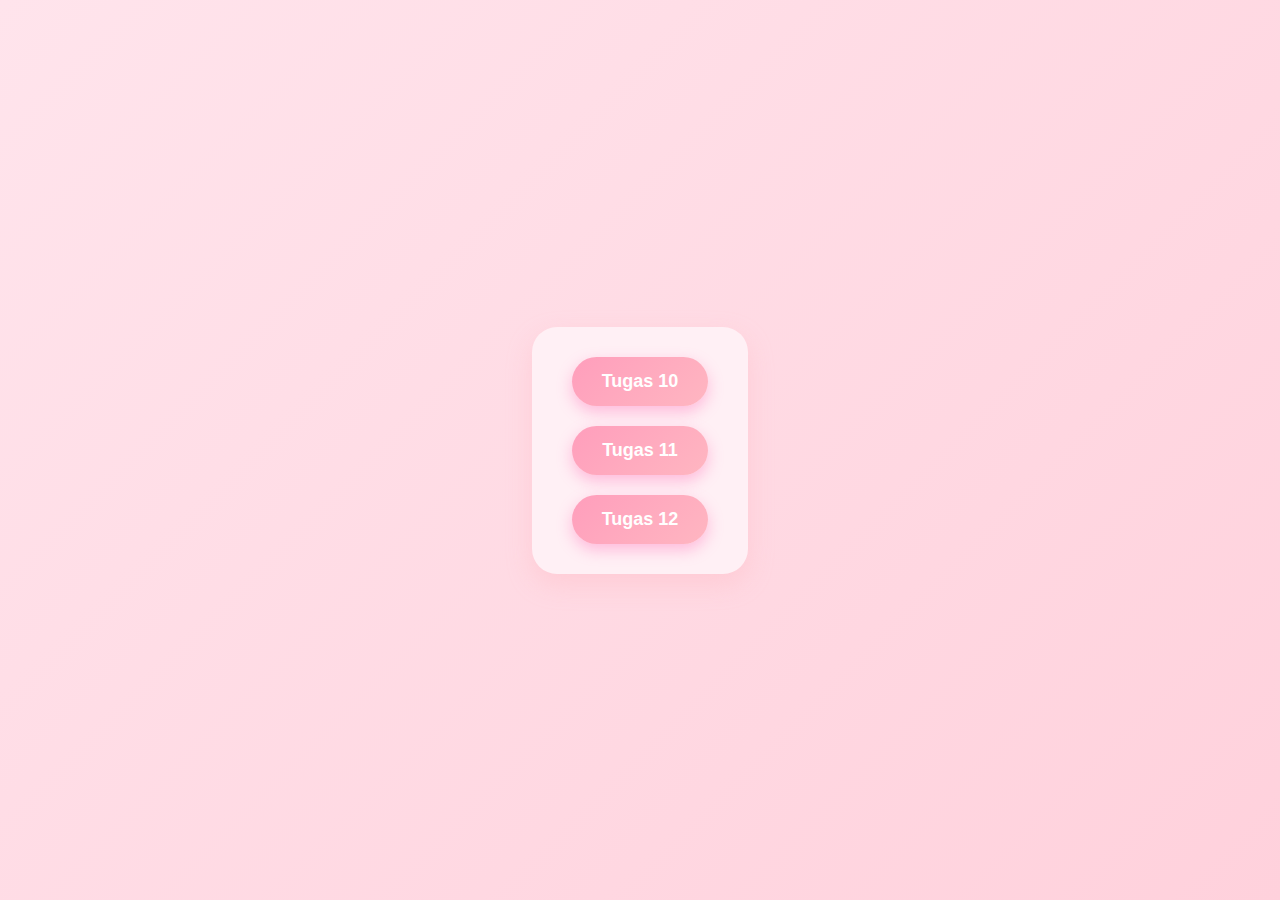
<file: Kumpulan_Tugas/kumpulan_tugas.html>
<!DOCTYPE html>
<html lang="id">
<head>
    <meta charset="UTF-8">
    <title>Daftar Tugas</title>

    <style>
        .cta-button {
            color: purple !important;
        }
    </style>

    <link rel="stylesheet" href="Style_tugas.css">
</head>
<body>

  
    <div class="menu-tugas" >
        <a href="Tugas_10/tugas10.html" class="cta-button">
            Tugas 10
        </a>


   
        <a href="Tugas_11/tugas11.html" class="cta-button">
            Tugas 11
        </a>

        <a href="Tugas_12/tugas12.html" class="cta-button">
            Tugas 12
        </a>
    </div>

</body>
</html>
</file>
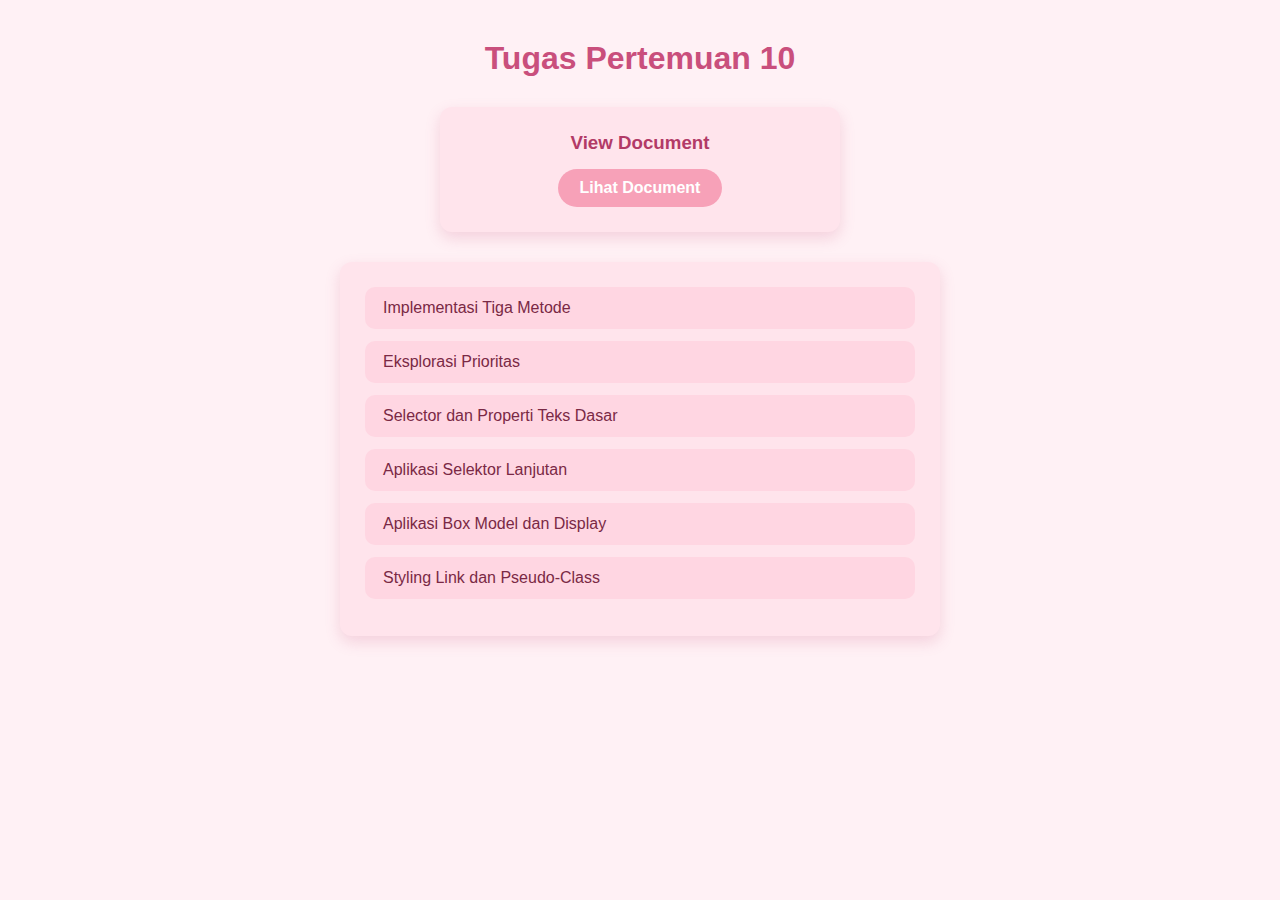
<file: Kumpulan_Tugas/Tugas_10/tugas10.html>
<!DOCTYPE html>
<html lang="en">
<head>
    <meta charset="UTF-8">
    <meta name="viewport" content="width=device-width, initial-scale=1.0">
    <title>document</title>
    <link rel="stylesheet" href="tugas10.css">

    <!-- HUBUNGKAN CSS -->
</head>
<body>

    <h1>Tugas Pertemuan 10</h1>

    <div class="document">
        <h3>View Document</h3>
        <a class="btn" href="https://docs.google.com/document/d/1qzBsoymyjqieAvWFXbb2pf6eRsBvnYIL/edit?usp=sharing&ouid=104133396719183131127&rtpof=true&sd=true" target="_blank">
            Lihat Document
        </a>
    </div>

    <div class="list">
        <ul>
            <li>
                <a href="Tugas/tugas1.html">
                    Implementasi Tiga Metode
                </a>
            </li>
            <li>
                <a href="Tugas/tugas2.html">
                    Eksplorasi Prioritas
                </a>
            </li>
            <li>
                <a href="Tugas/tugas3.html">
                    Selector dan Properti Teks Dasar
                </a>
            </li>
            <li>
                <a href="Tugas/tugas4.html">
                    Aplikasi Selektor Lanjutan
                </a>
            </li>
            <li>
                <a href="Tugas/tugas5.html">
                    Aplikasi Box Model dan Display
                </a>
            </li>
            <li>
                <a href="Tugas/tugas6.html">
                    Styling Link dan Pseudo-Class
                </a>
            </li>
        </ul>
    </div>
</body>
</html>
</file>
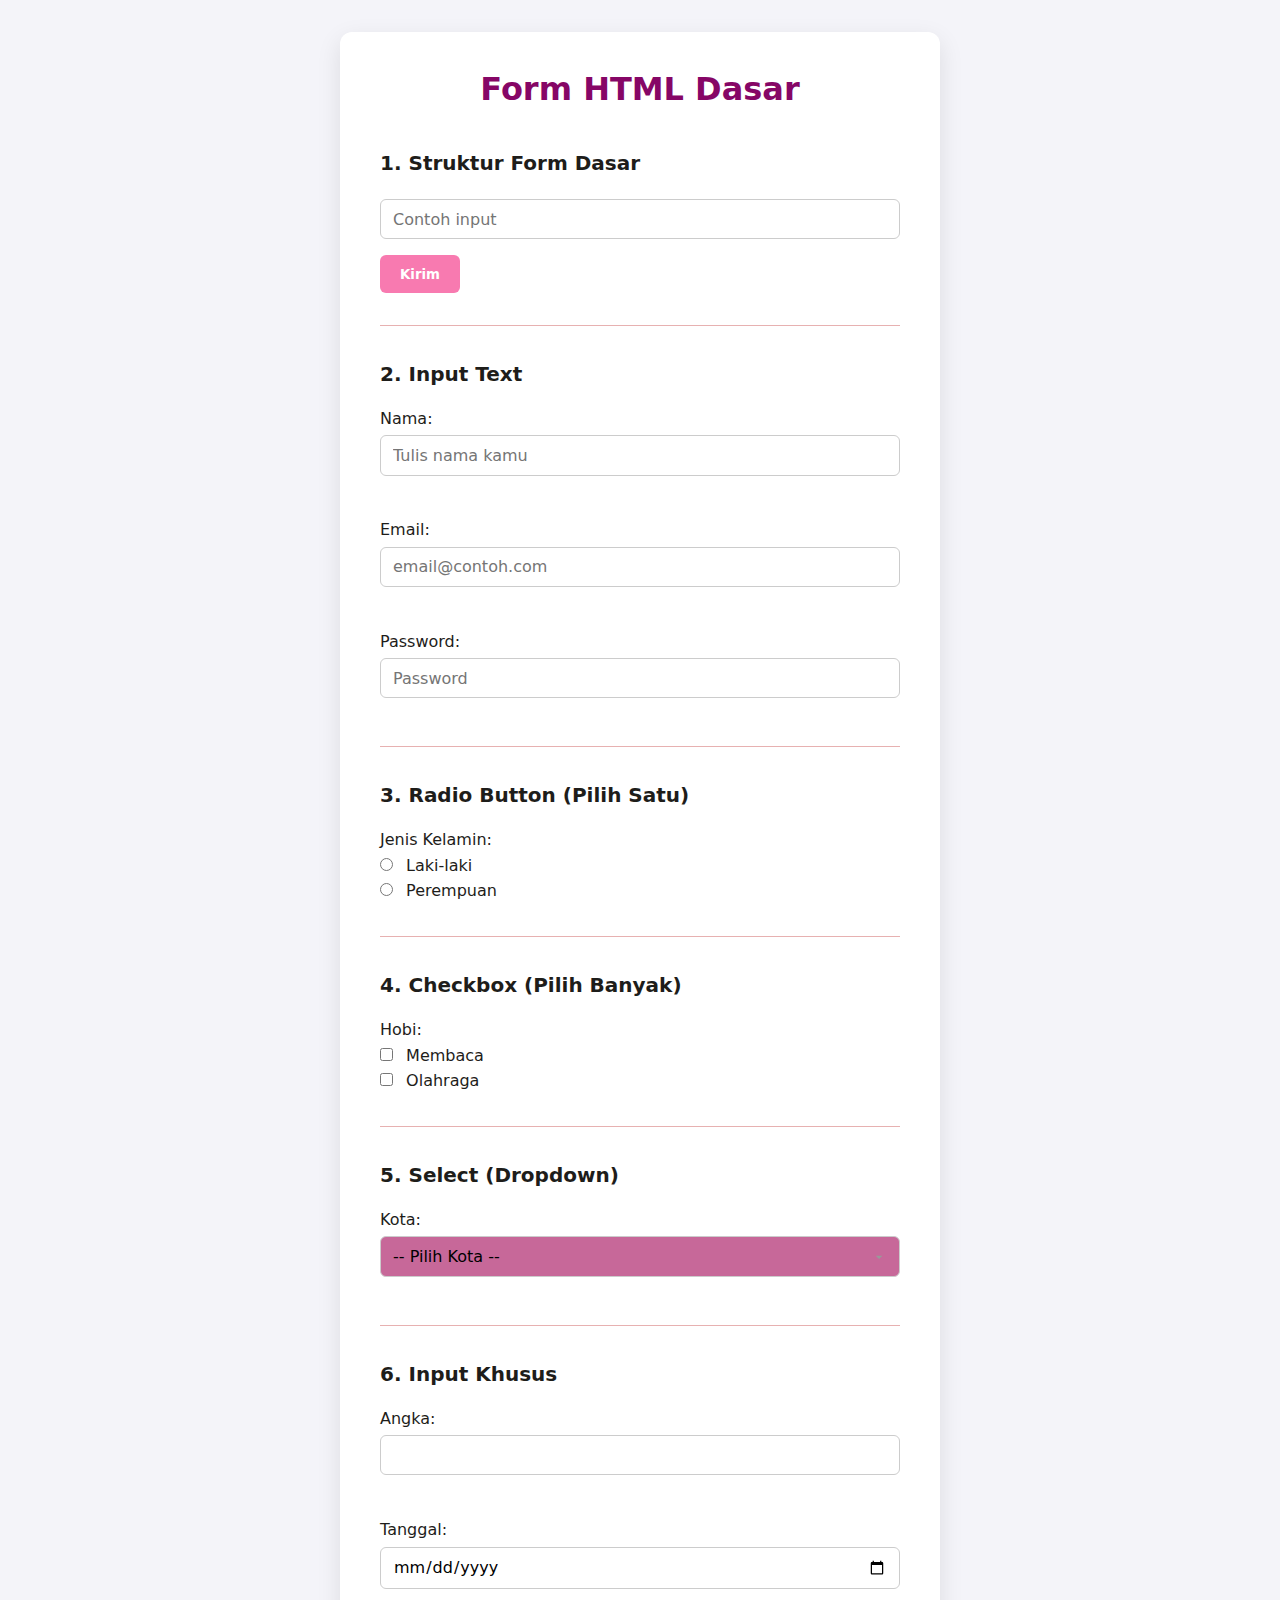
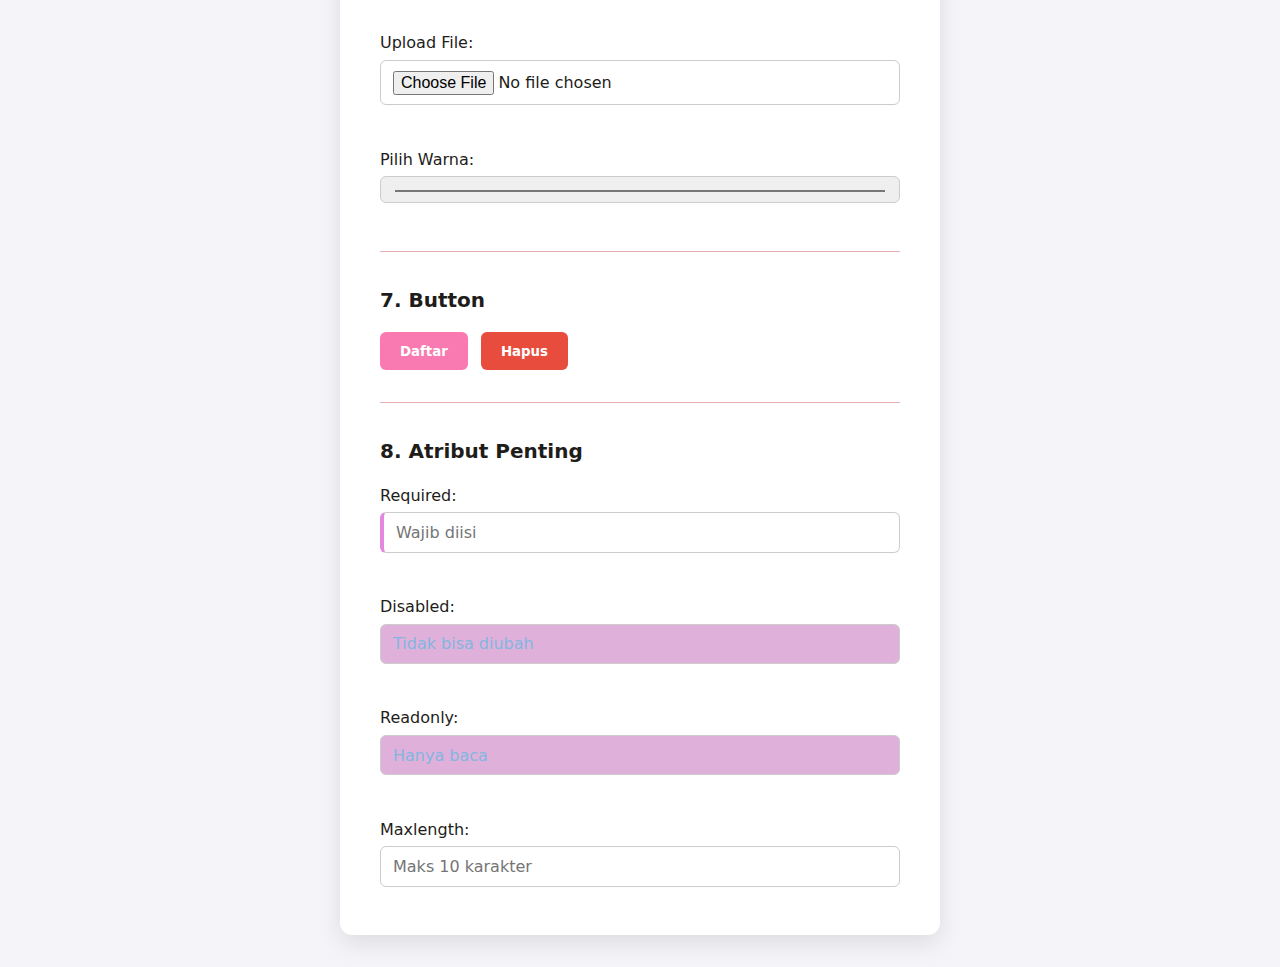
<file: Kumpulan_Tugas/Tugas_11/tugas11.html>
<!DOCTYPE html>
<html lang="id">

<head>
    <meta charset="UTF-8">
    <meta name="viewport" content="width=device-width, initial-scale=1.0">
    <title>Form HTML Dasar</title>
    <link rel="stylesheet" href="tugas11.css">
</head>

<body>
   <div class="form-container">
    <h1>Form HTML Dasar</h1>

    <!-- STRUKTUR FORM DASAR -->
    <h2>1. Struktur Form Dasar</h2>

    <form>
        <input type="text" placeholder="Contoh input">
        <button type="submit">Kirim</button>
    </form>

    <hr>

    <!-- INPUT TEXT -->
    <h2>2. Input Text</h2>

    <label for="nama">Nama:</label><br>
    <input type="text" id="nama" placeholder="Tulis nama kamu">

    <br><br>

    <label>Email:</label><br>
    <input type="email" placeholder="email@contoh.com">

    <br><br>

    <label>Password:</label><br>
    <input type="password" placeholder="Password">

    <hr>

    <!-- RADIO BUTTON -->
    <h2>3. Radio Button (Pilih Satu)</h2>

    <p>Jenis Kelamin:</p>

    <input type="radio" id="pria" name="gender" value="laki-laki">
    <label for="pria">Laki-laki</label><br>

    <input type="radio" id="wanita" name="gender" value="perempuan">
    <label for="wanita">Perempuan</label>

    <hr>

    <!-- CHECKBOX -->
    <h2>4. Checkbox (Pilih Banyak)</h2>

    <p>Hobi:</p>

    <input type="checkbox" id="baca" name="hobi" value="membaca">
    <label for="baca">Membaca</label><br>

    <input type="checkbox" id="olahraga" name="hobi" value="olahraga">
    <label for="olahraga">Olahraga</label>

    <hr>

    <!-- SELECT / DROPDOWN -->
    <h2>5. Select (Dropdown)</h2>

    <label for="kota">Kota:</label><br>
    <select id="kota" name="kota">
    <option value="">-- Pilih Kota --</option>
    <option value="jakarta">Jakarta</option>
    <option value="bandung">Bandung</option>
    <option value="surabaya">Surabaya</option>
  </select>

    <hr>

    <!-- INPUT KHUSUS -->

    <h2>6. Input Khusus</h2>

    <label>Angka:</label><br>
    <input type="number" min="1" max="100" step="1">

    <br><br>

    <label>Tanggal:</label><br>
    <input type="date">

    <br><br>

    <label>Upload File:</label><br>
    <input type="file" accept=".jpg,.png,.pdf">

    <br><br>

    <label>Pilih Warna:</label><br>
    <input type="color" value="#3498db">

    <hr>

    <!-- BUTTON -->
    <h2>7. Button</h2>

    <button type="submit">Daftar</button>
    <button type="reset">Hapus</button>

    <hr>

    <!-- 8. ATRIBUT PENTING -->
    <h2>8. Atribut Penting</h2>

    <label>Required:</label><br>
    <input type="text" required placeholder="Wajib diisi">

    <br><br>

    <label>Disabled:</label><br>
    <input type="text" disabled value="Tidak bisa diubah">

    <br><br>

    <label>Readonly:</label><br>
    <input type="text" readonly value="Hanya baca">

    <br><br>

    <label>Maxlength:</label><br>
    <input type="text" maxlength="10" placeholder="Maks 10 karakter">
</div> 
</body>

</html>
</file>
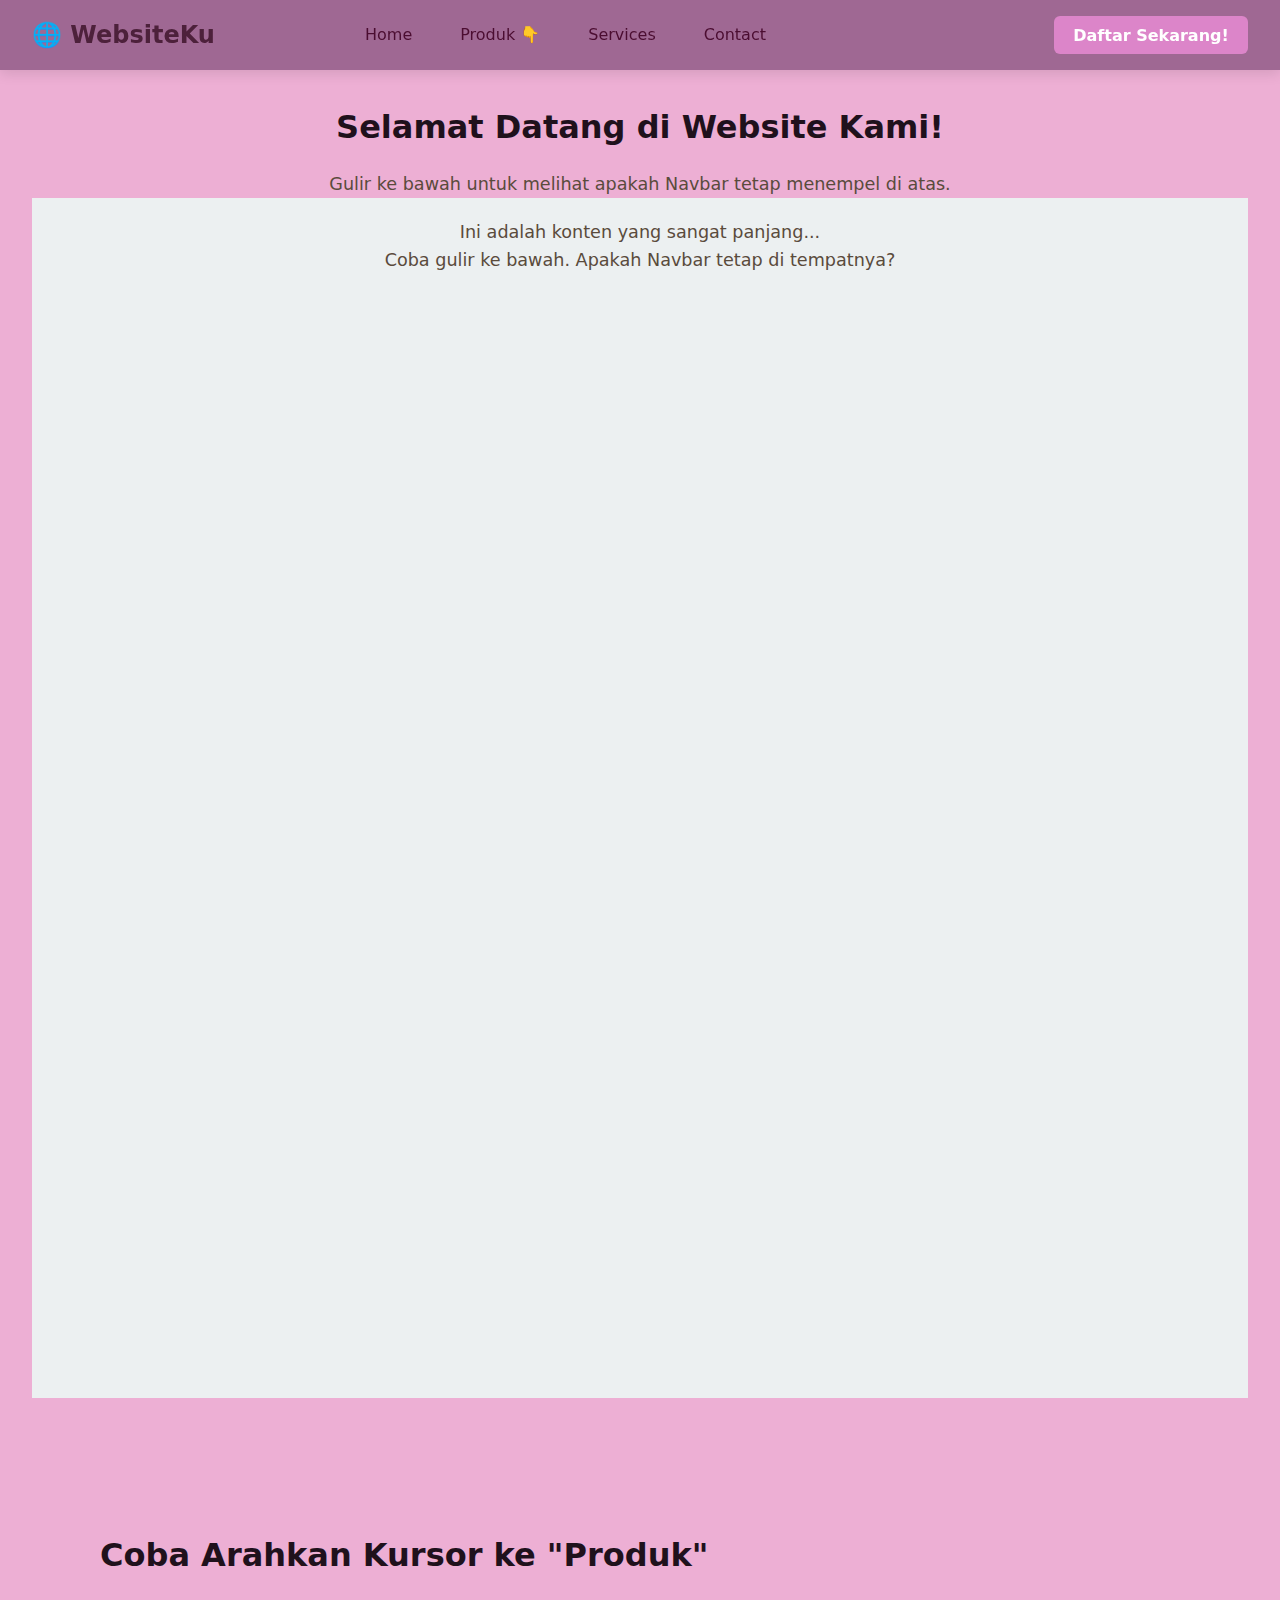
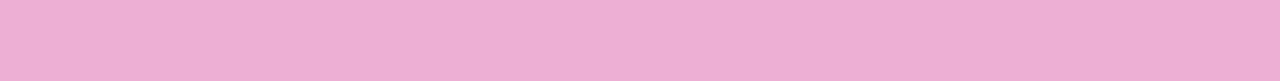
<file: Kumpulan_Tugas/Tugas_12/tugas12.html>
<!DOCTYPE html>
<html lang="id">
<head>
    <meta charset="UTF-8">
    <meta name="viewport" content="width=device-width, initial-scale=1.0">
    <title>Home Page</title>
    
    <link rel="stylesheet" href="tugas12.css"> 
</head>
<body>

    <nav class="navbar">
        <div class="logo">
            <a href="#">🌐 WebsiteKu</a>
        </div>
        
        <ul class="main-menu">
            <li><a href="#">Home</a></li>
            
            <li class="dropdown-parent">
                <a href="#">Produk 👇</a>
                
                <ul class="submenu">
                    <li><a href="#">Kategori A</a></li>
                    <li><a href="#">Kategori B</a></li>
                    <li><a href="#">Kategori C</a></li>
                </ul>
            </li>
            
            <li><a href="#">Services</a></li>
            <li><a href="#">Contact</a></li>
        </ul>
        <ul class="main-menu">
        </ul>
    
    <div class="nav-cta">
        <a href="#daftar" class="cta-button">
            Daftar Sekarang!
        </a>
    </div>

    </nav>
      <main>
        <h1>Selamat Datang di Website Kami!</h1>
        <p>Gulir ke bawah untuk melihat apakah Navbar tetap menempel di atas.</p>
        
        <div style="height: 1200px; background-color: #ecf0f1; padding: 20px;">
            <p>Ini adalah konten yang sangat panjang...</p>
            <p>Coba gulir ke bawah. Apakah Navbar tetap di tempatnya?</p>
        </div>
    </main>

    <div style="padding: 100px;">
        <h1>Coba Arahkan Kursor ke "Produk"</h1>
    </div>

</body>
</html>
</file>
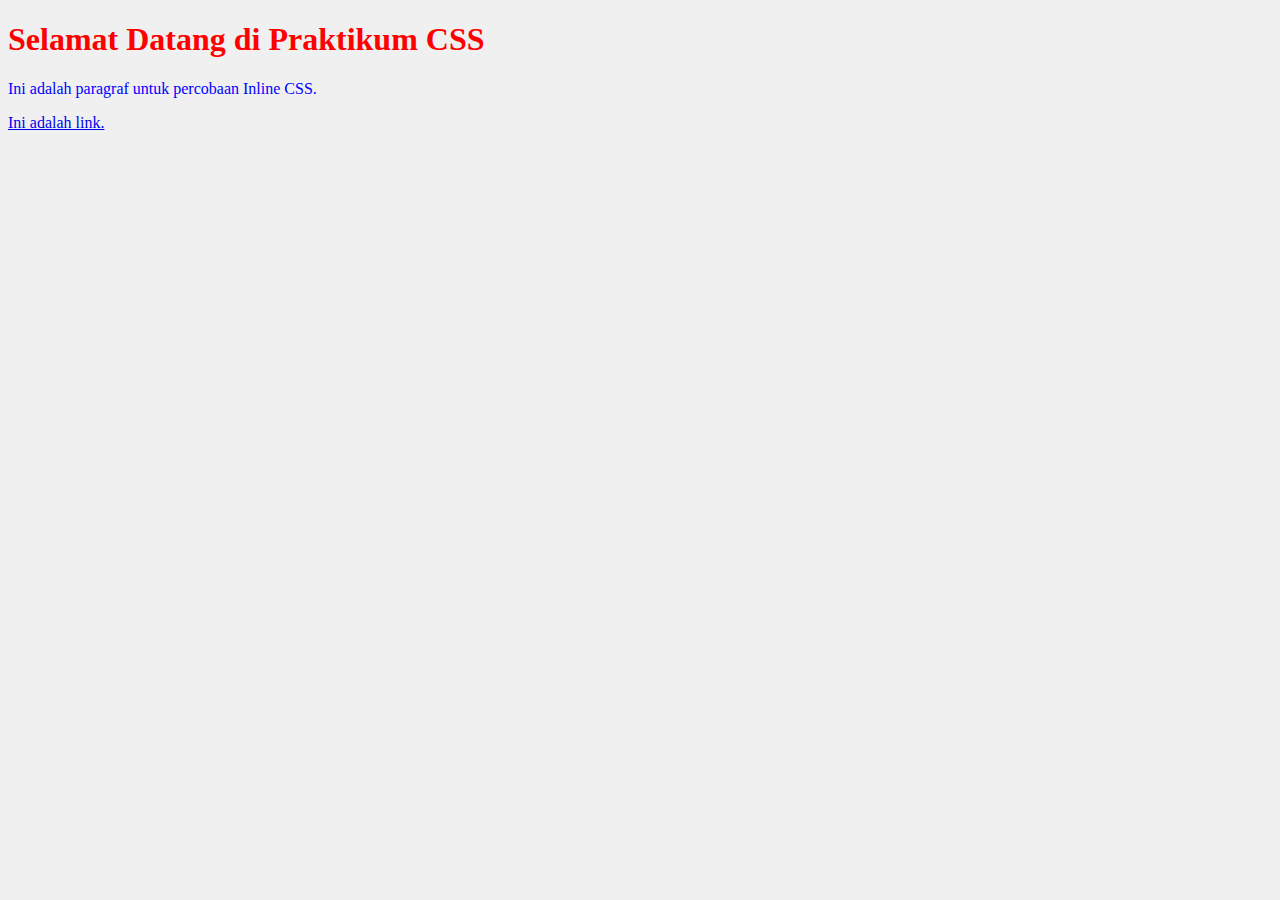
<file: Kumpulan_Tugas/Tugas_10/Tugas/tugas1.html>
<!DOCTYPE html>
<html lang="id">

<head>
    <meta charset="UTF-8">
    <meta name="viewport" content="width=device-width, initial-scale=1.0">
    <title>Sesi 1: The Cascade</title>
    <style>
        body {
            background-color: #f0f0f0;
        }
    </style>
    <link rel="stylesheet" href="css/tugas1.css">
</head>

<body>
    <h1>Selamat Datang di Praktikum CSS</h1>
    <p style="color: blue;">Ini adalah paragraf untuk percobaan Inline CSS.</p>
    <a href="#">Ini adalah link.</a>
</body>

</html>
</file>
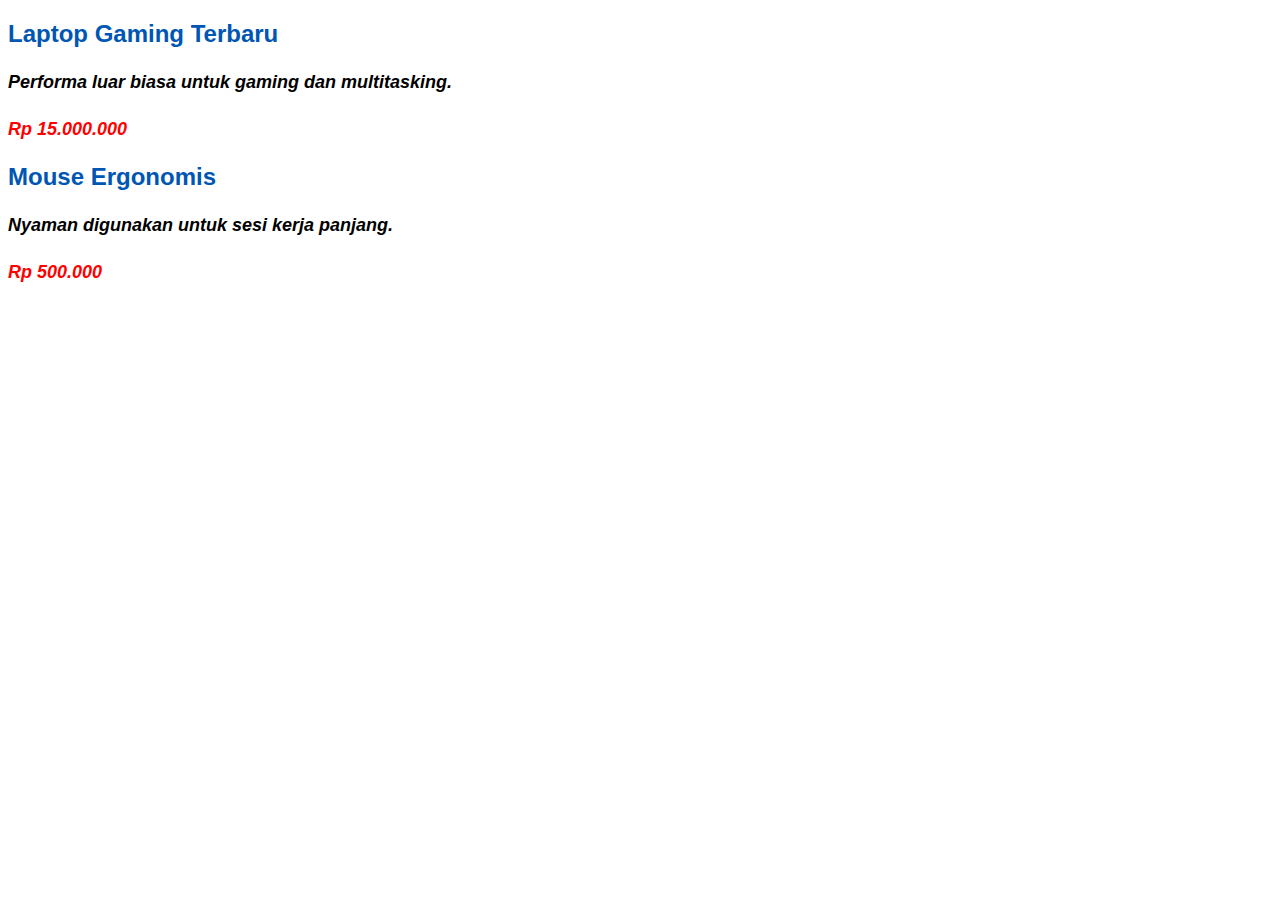
<file: Kumpulan_Tugas/Tugas_10/Tugas/tugas3.html>
<!DOCTYPE html>
<html lang="id">
<head>
    <meta charset="UTF-8">
    <title>Sesi 2: Selector dan Teks</title>
    <link rel="stylesheet" href="css/tugas3.css"> 
</head>
<body>
    <div class="product-card">
    <h2>Laptop Gaming Terbaru</h2>
    <p>Performa luar biasa untuk gaming dan multitasking.</p>
    <p class="price" id="diskon">Rp 15.000.000</p>
</div>
<div class="product-card">
    <h2>Mouse Ergonomis</h2>
    <p>Nyaman digunakan untuk sesi kerja panjang.</p>
    <p class="price">Rp 500.000</p>
</div>

</body>
</html>
</file>
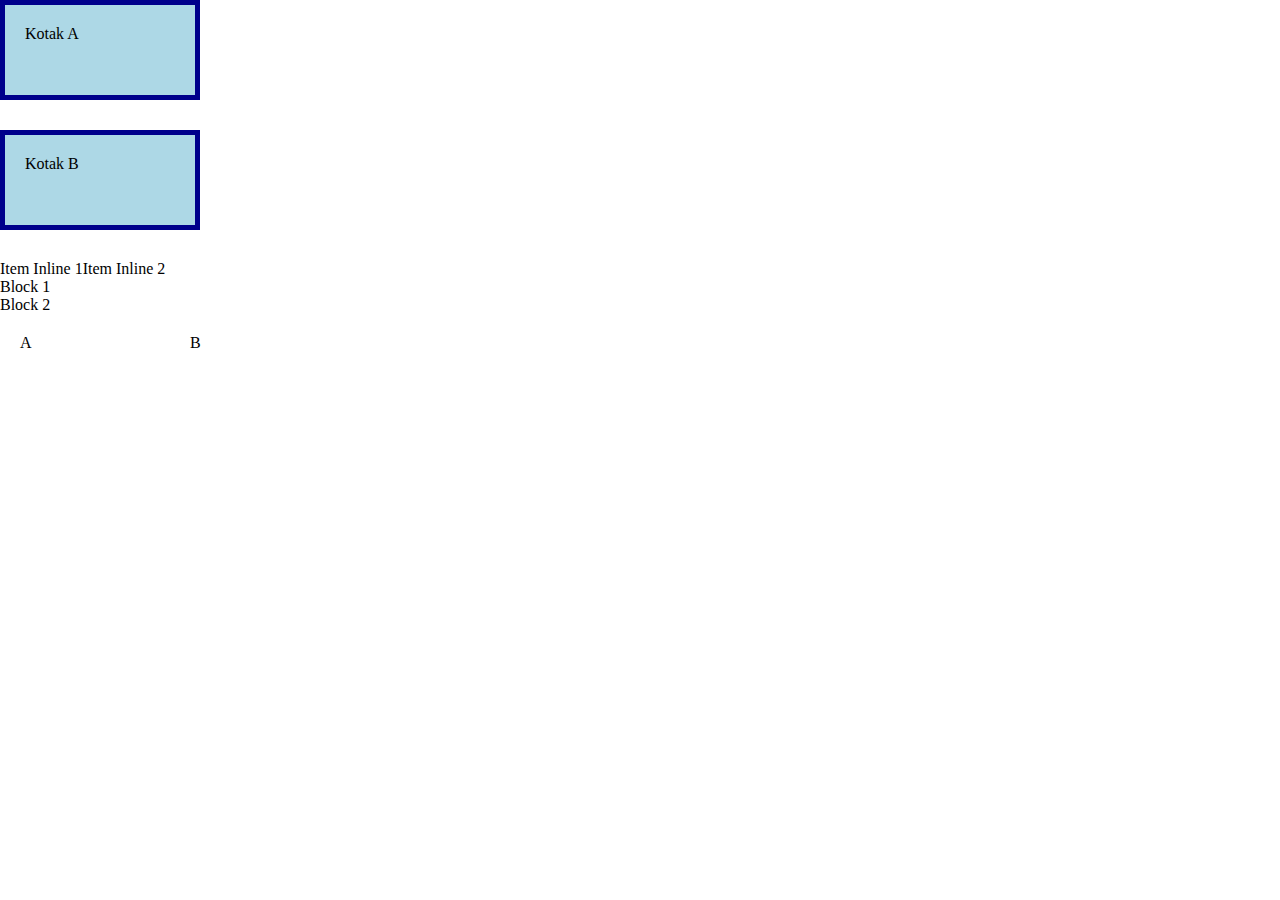
<file: Kumpulan_Tugas/Tugas_10/Tugas/tugas4.html>
<!DOCTYPE html>
<html lang="en">
<head>
    <meta charset="UTF-8">
    <meta name="viewport" content="width=device-width, initial-scale=1.0">
    <title>Document</title>
    <link rel="stylesheet" href="css/tugas4.css">
</head>
<body>
  <div class="box">Kotak A</div><div class="box">Kotak B</div> 
 <span>Item Inline 1</span><span>Item Inline 2</span><div>Block 1</div><div>Block 2</div>
 <div class="inline-box">A</div><div class="inline-box">B</div>
</body>
</html>
</file>
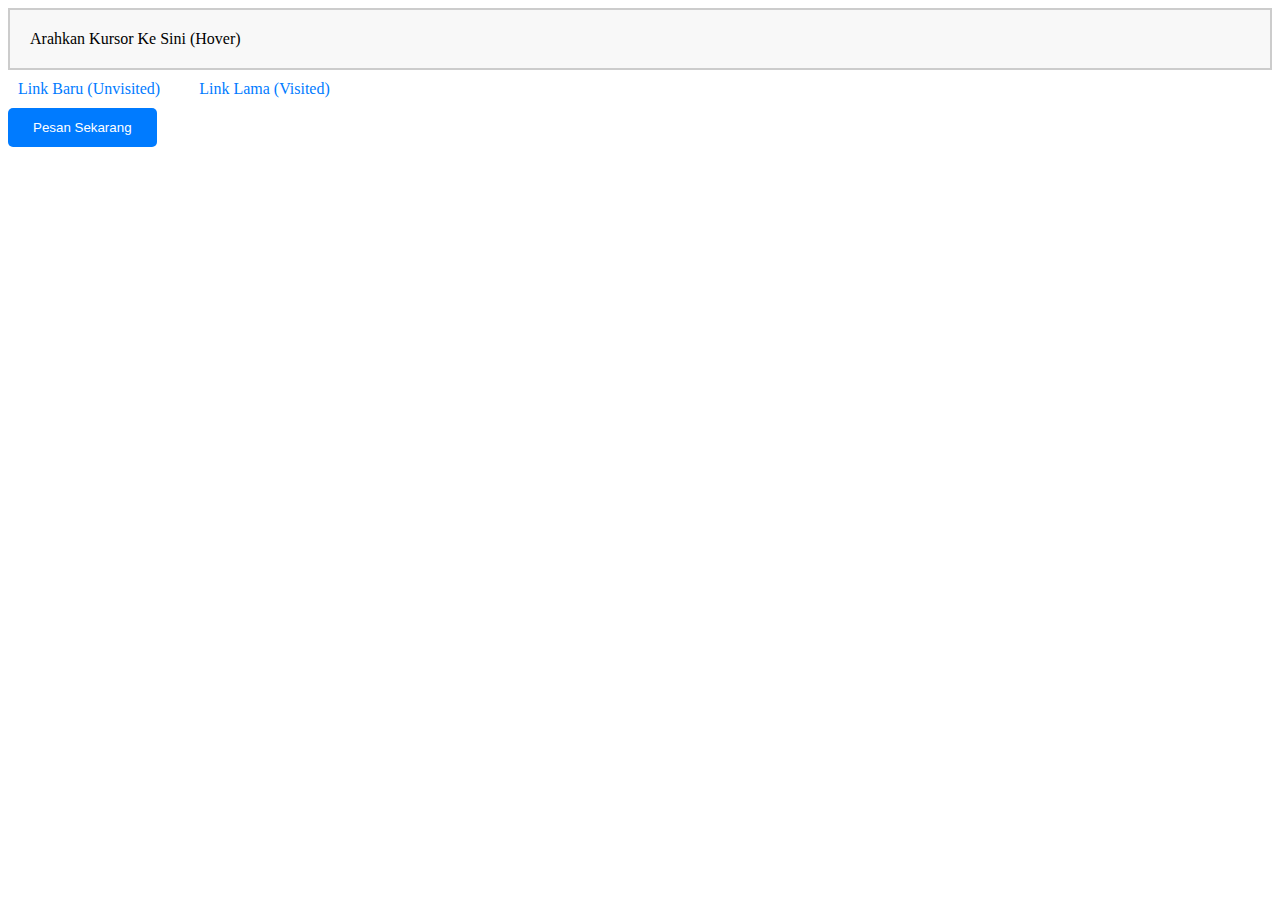
<file: Kumpulan_Tugas/Tugas_10/Tugas/tugas6.html>
<!DOCTYPE html>
<html lang="en">
<head>
    <meta charset="UTF-8">
    <meta name="viewport" content="width=device-width, initial-scale=1.0">
    <title>Document</title>
    <link rel="stylesheet" href="css/tugas6.css">
</head>
<body>
    <div class="interaktif-box">Arahkan Kursor Ke Sini (Hover)</div>
<div class="link-container">
    <a href="https://example.com/new" class="nav-link">Link Baru (Unvisited)</a>
    <a href="#" class="nav-link">Link Lama (Visited)</a>
</div>
<button class="cta-button">Pesan Sekarang</button>
</body>
</html>
</file>
<file: Kumpulan_Tugas/Tugas_12/tugas12.css>
* {
  margin: 0;
  padding: 0;
  box-sizing: border-box;
  font-family: 'Inter', system-ui, -apple-system, 'Segoe UI', Roboto, 'Helvetica Neue', Arial, sans-serif;
}

body {
  background-color: #edafd4; /* coklat susu lembut */
  color: #1f111c; /* teks coklat tua */
  line-height: 1.6;
}

/* ===== Navbar ===== */
.navbar {
  display: flex;
  align-items: center;
  justify-content: space-between;
  background-color: #9f6893; /* coklat susu */
  padding: 1rem 2rem;
  position: sticky;
  top: 0;
  z-index: 100;
  box-shadow: 0 4px 12px rgba(0,0,0,0.1);
}

.navbar .logo a {
  text-decoration: none;
  color: #4d213b;
  font-size: 1.5rem;
  font-weight: bold;
}

/* ===== Menu Utama ===== */
.main-menu {
  list-style: none;
  display: flex;
  align-items: center;
  gap: 1.5rem;
}

.main-menu li a {
  text-decoration: none;
  color: #4b0d31;
  padding: 0.5rem 0.75rem;
  transition: background-color 0.3s ease, color 0.3s ease;
  border-radius: 6px;
}

.main-menu li a:hover {
  background-color: #ab76ab;
  color: #fff;
}

/* ===== Dropdown ===== */
.dropdown-parent {
  position: relative;
}

.submenu {
  list-style: none;
  position: absolute;
  top: 100%;
  left: 0;
  background-color: #f97ef9;
  display: none;
  min-width: 150px;
  border-radius: 6px;
  box-shadow: 0 4px 10px rgba(0,0,0,0.1);
  z-index: 10;
}

.submenu li a {
  display: block;
  padding: 0.5rem 1rem;
  color: #350c27;
}

.submenu li a:hover {
  background-color: #ffb8fb;
  color: #fff;
}

.dropdown-parent:hover .submenu {
  display: block;
}

/* ===== CTA Button ===== */
.nav-cta .cta-button {
  background-color: #dc85c9; /* coklat hangat */
  color: #fff;
  padding: 0.6rem 1.2rem;
  border-radius: 6px;
  text-decoration: none;
  font-weight: bold;
  transition: background-color 0.3s ease, transform 0.2s ease;
}

.nav-cta .cta-button:hover {
  background-color: #9e6235;
  transform: translateY(-2px);
}

/* ===== Main Content ===== */
main {
  padding: 2rem;
  text-align: center;
}

main h1 {
  font-size: 2rem;
  margin-bottom: 1rem;
}

main p {
  font-size: 1.1rem;
  color: #5a4b3c;
}

/* ===== Responsif ===== */
@media (max-width: 768px) {
  .navbar {
    flex-direction: column;
    align-items: flex-start;
  }

  .main-menu {
    flex-direction: column;
    gap: 0.5rem;
    width: 100%;
  }

  .nav-cta {
    margin-top: 1rem;
  }

  .submenu {
    position: static;
    box-shadow: none;
    width: 100%;
  }

  .dropdown-parent:hover .submenu {
    display: block;
  }
}
</file>
<file: Kumpulan_Tugas/Tugas_10/Tugas/css/tugas1.css>
h1 {
    color: red;
}
</file>
<file: Kumpulan_Tugas/Tugas_10/Tugas/css/tugas3.css>
p { font-size: 18px; line-height: 1.6; } 
.highlight { background-color: yellow; color: #333; } 
 #main-title { border-bottom: 2px solid #000; } 
 body { font-family: Arial, sans-serif; } 
 h1 { text-align: center; } 
 p:not(.highlight) { font-weight: bold; font-style: italic; } 
 a { text-decoration: none; } 
 .product-card h2 { color: #0056b3; } 
.price { color: red; font-weight: bold; }
</file>
<file: Kumpulan_Tugas/Tugas_10/Tugas/css/tugas6.css>
.nav-link { text-decoration: none; padding: 10px; margin-right: 15px; display: inline-block; } 
.nav-link:link { color: #007bff; } 
.nav-link:visited { color: #6c757d; } 
.nav-link:hover { background-color: yellow; color: black; } 
.nav-link:active { color: #dc3545; } 
 .interaktif-box { padding: 20px; border: 2px solid #ccc; background-color: #f8f8f8; cursor: pointer; transition: 0.3s; /* Efek transisi halus */ } 
 .interaktif-box:hover { border-color: green; box-shadow: 0 4px 8px rgba(0, 0, 0, 0.1); } 
.cta-button { background-color: #007bff; color: white; padding: 12px 25px; border: none; border-radius: 5px; cursor: pointer; } 
.cta-button:hover { background-color: #0056b3; } 
.cta-button:active { background-color: #003c80; transform: translateY(2px); }
</file>
<file: Kumpulan_Tugas/Style_tugas.css>
/* Reset dasar */
* {
    margin: 0;
    padding: 0;
    box-sizing: border-box;
    font-family: "Poppins", Arial, sans-serif;
}

/* Background halaman */
body {
    min-height: 100vh;
    background: linear-gradient(135deg, #ffe4ec, #ffd1dc);
    display: flex;
    justify-content: center;
    align-items: center;
}

/* Container menu */
.menu-tugas {
    background-color: #fff0f5;
    padding: 30px 40px;
    border-radius: 25px;
    box-shadow: 0 10px 25px rgba(255, 182, 193, 0.4);
    display: flex;
    flex-direction: column;
    gap: 20px;
}

/* Tombol tugas */
.cta-button {
    text-decoration: none;
    background: linear-gradient(135deg, #ff9ebc, #ffb6c1);
    color: #ffffff !important;
    padding: 14px 30px;
    border-radius: 30px;
    font-size: 18px;
    font-weight: 600;
    text-align: center;
    transition: all 0.3s ease;
    box-shadow: 0 6px 15px rgba(255, 105, 180, 0.4);
}

/* Hover effect */
.cta-button:hover {
    background: linear-gradient(135deg, #ff85a2, #ff9ebc);
    transform: translateY(-4px) scale(1.03);
    box-shadow: 0 10px 20px rgba(255, 105, 180, 0.5);
}

/* Active (saat diklik) */
.cta-button:active {
    transform: scale(0.97);
}
</file>
<file: Kumpulan_Tugas/Tugas_10/tugas10.css>
/* RESET DASAR */
* {
    margin: 0;
    padding: 0;
    box-sizing: border-box;
    font-family: "Segoe UI", Tahoma, sans-serif;
}

/* BODY */
body {
    background-color: #fff1f5; /* soft pink background */
    color: #5a2a3a;
    padding: 40px;
}

/* JUDUL */
h1 {
    text-align: center;
    margin-bottom: 30px;
    color: #c94f7c;
}

/* CARD DOCUMENT */
.document {
    background-color: #ffe4ec;
    border-radius: 12px;
    padding: 25px;
    max-width: 400px;
    margin: 0 auto 30px auto;
    text-align: center;
    box-shadow: 0 6px 15px rgba(201, 79, 124, 0.2);
}

.document h3 {
    margin-bottom: 15px;
    color: #b23a67;
}

/* BUTTON */
.btn {
    display: inline-block;
    text-decoration: none;
    background-color: #f7a1b8;
    color: white;
    padding: 10px 22px;
    border-radius: 25px;
    font-weight: 600;
    transition: 0.3s ease;
}

.btn:hover {
    background-color: #e989a6;
    transform: scale(1.05);
}

/* LIST CONTAINER */
.list {
    max-width: 600px;
    margin: 0 auto;
    background-color: #ffe4ec;
    padding: 25px;
    border-radius: 12px;
    box-shadow: 0 6px 15px rgba(201, 79, 124, 0.2);
}

/* UL */
.list ul {
    list-style: none;
}

/* LI */
.list li {
    margin-bottom: 12px;
}

/* LINK LIST */
.list a {
    display: block;
    text-decoration: none;
    background-color: #ffd6e2;
    padding: 12px 18px;
    border-radius: 10px;
    color: #7a2945;
    transition: 0.3s ease;
    font-weight: 500;
}

.list a:hover {
    background-color: #f7a1b8;
    color: white;
    transform: translateX(5px);
}
</file>
<file: Kumpulan_Tugas/Tugas_11/tugas11.css>
/* ===== Reset & Dasar ===== */
* {
  box-sizing: border-box;
  margin: 0;
  padding: 0;
  font-family: 'Inter', system-ui, -apple-system, 'Segoe UI', Roboto, 'Helvetica Neue', Arial, sans-serif;
}

body {
  background-color: #f4f4f9;
  color: #1e1d1a;
  line-height: 1.6;
  padding: 2rem;
}

/* ===== Container Form ===== */
.form-container {
  max-width: 600px;
  background-color: #ffffff;
  margin: 0 auto;
  padding: 2rem 2.5rem;
  border-radius: 12px;
  box-shadow: 0 8px 24px rgba(0,0,0,0.1);
}

/* ===== Heading ===== */
h1 {
  text-align: center;
  margin-bottom: 2rem;
  color: #860666;
}

h2 {
  margin-top: 2rem;
  margin-bottom: 1rem;
  color: #1e1d1a;
  font-size: 1.25rem;
}

/* ===== Input & Select ===== */
input[type="text"],
input[type="email"],
input[type="password"],
input[type="number"],
input[type="date"],
input[type="file"],
input[type="color"],
select {
  width: 100%;
  padding: 0.6rem 0.75rem;
  margin-top: 0.25rem;
  margin-bottom: 1rem;
  border: 1px solid #ccc;
  border-radius: 6px;
  outline: none;
  font-size: 1rem;
  transition: border-color 0.3s ease, box-shadow 0.3s ease;
}

input:focus,
select:focus {
  border-color: #7a4772;
  box-shadow: 0 0 5px rgba(219, 13, 140, 0.5);
}

/* ===== Labels ===== */
label {
  font-weight: 500;
}

/* ===== Radio & Checkbox ===== */
input[type="radio"],
input[type="checkbox"] {
  margin-right: 0.5rem;
  accent-color: #fca3ea;
}

/* ===== Buttons ===== */
button {
  background-color: #f87ab0;
  color: #fff;
  border: none;
  padding: 0.7rem 1.25rem;
  border-radius: 6px;
  cursor: pointer;
  font-weight: 600;
  transition: background-color 0.3s ease, transform 0.2s ease;
  margin-right: 0.5rem;
}

button:hover {
  background-color: #da4fa5;
  transform: translateY(-2px);
}

/* Tombol reset */
button[type="reset"] {
  background-color: #e74c3c;
}

button[type="reset"]:hover {
  background-color: #c03926;
}

/* ===== Horizontal line ===== */
hr {
  border: 0;
  border-top: 1px solid #e7b1b1;
  margin: 2rem 0;
}

/* ===== Atribut Khusus ===== */
input[disabled],
input[readonly] {
  background-color: #dfb1da;
  color: #83b6e0;
  cursor: not-allowed;
}

input[required] {
  border-left: 4px solid #e487de;
}

/* ===== Select Dropdown ===== */
select {
  appearance: none;
  -webkit-appearance: none;
  -moz-appearance: none;
  background-color: #c76899;
  background-image: url("data:image/svg+xml,%3Csvg fill='%23999' height='24' viewBox='0 0 24 24' width='24' xmlns='http://www.w3.org/2000/svg'%3E%3Cpath d='M7 10l5 5 5-5z'/%3E%3Cpath d='M0 0h24v24H0z' fill='none'/%3E%3C/svg%3E");
  background-repeat: no-repeat;
  background-position: right 0.75rem center;
  background-size: 1rem;
}

/* ===== Responsive ===== */
@media (max-width: 640px) {
  .form-container {
    padding: 1.5rem 1.5rem;
  }

  h1 {
    font-size: 1.75rem;
  }

  h2 {
    font-size: 1.1rem;
  }
}
</file>
<file: Kumpulan_Tugas/Tugas_10/Tugas/css/tugas4.css>
* {
    box-sizing: border-box; 
    margin: 0; /* Reset margin default browser */
    padding: 0; /* Reset padding default browser */
}
 .box { width: 200px; height: 100px; background-color: lightblue; border: 5px solid darkblue; 
 padding: 20px; 
 margin-bottom: 30px;}
  
 .inline-box { display: inline-block; width: 150px; padding: 10px; margin: 10px; 
}
</file>
